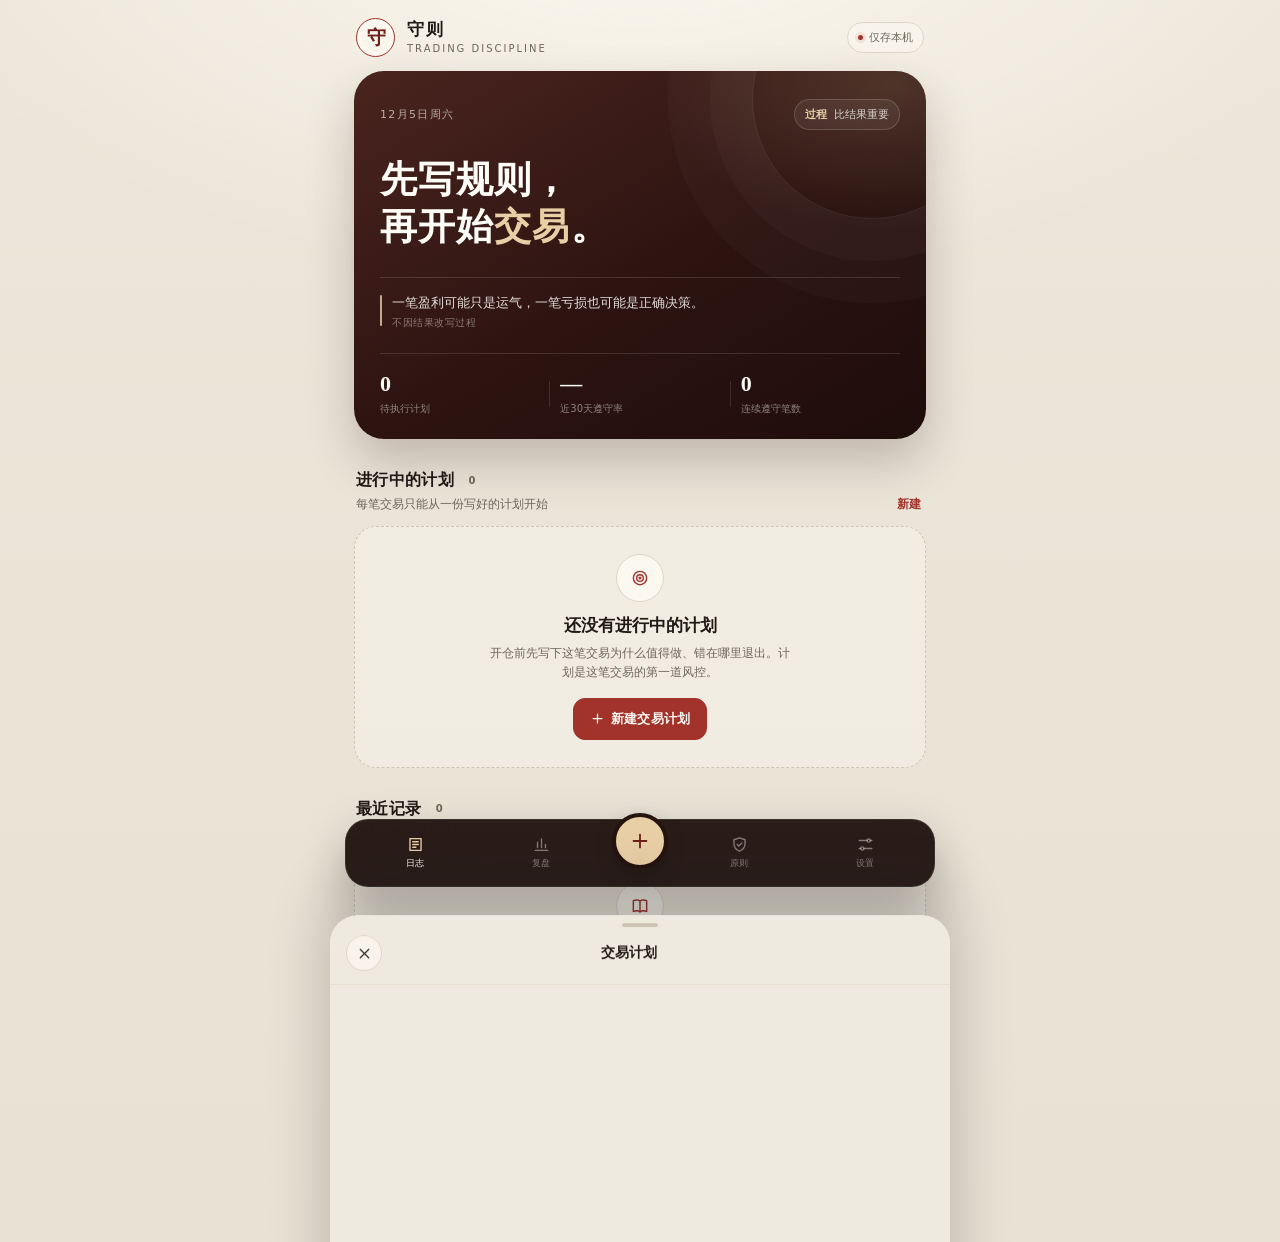
<file: index.html>
<!DOCTYPE html>
<html lang="zh-CN">
<head>
  <meta charset="UTF-8">
  <meta name="viewport" content="width=device-width, initial-scale=1, viewport-fit=cover">
  <meta name="theme-color" content="#efeadf">
  <meta name="description" content="守则｜以原则交易的交易纪律日志。记录计划、执行、偏离与复盘，不记流水账。">
  <meta name="apple-mobile-web-app-capable" content="yes">
  <meta name="mobile-web-app-capable" content="yes">
  <meta name="apple-mobile-web-app-status-bar-style" content="default">
  <meta name="apple-mobile-web-app-title" content="守则">
  <title>守则 · 交易纪律日志</title>
  <link rel="icon" type="image/svg+xml" href="icons/favicon.svg">
  <link rel="icon" type="image/png" sizes="192x192" href="icons/icon-192.png">
  <link rel="icon" type="image/png" sizes="512x512" href="icons/icon-512.png">
  <link rel="apple-touch-icon" sizes="180x180" href="icons/apple-touch-icon.png">
  <link rel="stylesheet" href="styles.css">
</head>
<body>
  <div class="app">
    <header class="topbar">
      <div class="brand">
        <div class="brand-mark">守</div>
        <div>
          <h1>守则</h1>
          <p>TRADING DISCIPLINE</p>
        </div>
      </div>
      <span class="local-pill"><i></i>仅存本机</span>
    </header>

    <main id="view-log" class="view active" aria-label="交易日志"></main>
    <main id="view-stats" class="view" aria-label="统计复盘"></main>
    <main id="view-principles" class="view" aria-label="交易原则"></main>
    <main id="view-settings" class="view" aria-label="设置"></main>
  </div>

  <nav class="bottom-nav" aria-label="主导航">
    <button class="nav-item active" data-tab="log" aria-label="日志">
      <svg viewBox="0 0 24 24" fill="none" stroke="currentColor" stroke-width="1.7" stroke-linecap="round" stroke-linejoin="round"><path d="M5 4.5h14v15H5z"/><path d="M8.5 8.5h7M8.5 12h7M8.5 15.5h4"/></svg>
      <span>日志</span>
    </button>
    <button class="nav-item" data-tab="stats" aria-label="统计">
      <svg viewBox="0 0 24 24" fill="none" stroke="currentColor" stroke-width="1.7" stroke-linecap="round" stroke-linejoin="round"><path d="M4 19.5h16"/><path d="M7 16V9M12 16V5M17 16v-4"/></svg>
      <span>复盘</span>
    </button>
    <button class="nav-fab" data-action="new-plan" aria-label="新建交易计划">
      <svg viewBox="0 0 24 24" fill="none" stroke="currentColor" stroke-width="2" stroke-linecap="round"><path d="M12 5v14M5 12h14"/></svg>
    </button>
    <button class="nav-item" data-tab="principles" aria-label="交易原则">
      <svg viewBox="0 0 24 24" fill="none" stroke="currentColor" stroke-width="1.7" stroke-linecap="round" stroke-linejoin="round"><path d="M12 3.5 19 6v5.2c0 4.4-2.9 7.6-7 9.3-4.1-1.7-7-4.9-7-9.3V6z"/><path d="m9 12 2 2 4-4"/></svg>
      <span>原则</span>
    </button>
    <button class="nav-item" data-tab="settings" aria-label="设置">
      <svg viewBox="0 0 24 24" fill="none" stroke="currentColor" stroke-width="1.7" stroke-linecap="round"><path d="M4 7h10M18 7h2M4 17h2M10 17h10"/><circle cx="16" cy="7" r="2"/><circle cx="8" cy="17" r="2"/></svg>
      <span>设置</span>
    </button>
  </nav>

  <div class="sheet-backdrop" id="sheet-backdrop"></div>
  <section class="sheet" id="sheet" role="dialog" aria-modal="true" aria-labelledby="sheet-title" aria-hidden="true">
    <div class="sheet-grab"></div>
    <div class="sheet-top">
      <button class="icon-btn" data-action="close-sheet" aria-label="关闭">
        <svg viewBox="0 0 24 24" fill="none" stroke="currentColor" stroke-width="1.8" stroke-linecap="round"><path d="m6 6 12 12M18 6 6 18"/></svg>
      </button>
      <div class="sheet-title">
        <h2 id="sheet-title">交易计划</h2>
        <p id="sheet-subtitle"></p>
      </div>
      <div class="sheet-step" id="sheet-step"></div>
    </div>
    <div class="sheet-body" id="sheet-body"></div>
    <div class="sheet-footer" id="sheet-footer"></div>
  </section>

  <div class="toast" id="toast" role="status" aria-live="polite"></div>

  <dialog class="confirm-dialog" id="confirm-dialog">
    <div class="confirm-inner">
      <h3 id="confirm-title">确认</h3>
      <p id="confirm-desc"></p>
      <div class="confirm-actions">
        <button class="btn" data-action="confirm-cancel">取消</button>
        <button class="btn primary" id="confirm-ok" data-action="confirm-ok">确认</button>
      </div>
    </div>
  </dialog>

  <input type="file" id="import-input" accept=".json,application/json" hidden>

  <script src="app.js"></script>
  <script src="https://jasmineooo.github.io/LifeLog/autobackup.js"></script>
</body>
</html>
</file>
<file: styles.css>
:root {
  --bg: #efeadf;
  --surface: #fbf8f0;
  --surface-2: #f5f0e4;
  --surface-3: #ece5d6;
  --ink: #201a17;
  --ink-soft: #352d27;
  --muted: #6f665c;
  --faint: #9b9186;
  --line: #ded7c7;
  --line-strong: #cdc4b1;
  --accent: #a2332b;
  --accent-deep: #6d1f1a;
  --accent-soft: #f2ded9;
  --accent-light: #e9cfa6;
  --loss: #61584e;
  --loss-soft: #e9e2d7;
  --warn: #8e6428;
  --warn-soft: #f2e5cb;
  --danger: #7b211b;
  --danger-soft: #efd7d2;
  --amber: #8e6428;
  --amber-soft: #f2e5cb;
  --cream: #fffdf7;
  --shadow: 0 18px 44px rgba(47, 40, 25, 0.08), 0 2px 7px rgba(47, 40, 25, 0.04);
  --shadow-soft: 0 9px 24px rgba(47, 40, 25, 0.06);
  --r-xl: 30px;
  --r-lg: 22px;
  --r-md: 16px;
  --r-sm: 11px;
  --serif: "Songti SC", "STSong", "Noto Serif SC", "Source Han Serif SC", serif;
  --sans: "PingFang SC", "Hiragino Sans GB", "Microsoft YaHei", "Noto Sans SC", system-ui, -apple-system, sans-serif;
  --safe-bottom: env(safe-area-inset-bottom, 0px);
  --safe-top: env(safe-area-inset-top, 0px);
}

* {
  box-sizing: border-box;
  -webkit-tap-highlight-color: transparent;
}

html {
  background: #e6e0d3;
  scroll-behavior: smooth;
}

body {
  margin: 0;
  min-width: 320px;
  background:
    radial-gradient(1000px 520px at 50% -140px, #fbf8ef 0%, rgba(251, 248, 239, 0) 70%),
    linear-gradient(180deg, #f0ebe1 0%, #ece6da 100%);
  color: var(--ink);
  font-family: var(--sans);
  font-size: 15px;
  line-height: 1.55;
  -webkit-font-smoothing: antialiased;
  text-rendering: optimizeLegibility;
  overflow-x: hidden;
}

body::before {
  content: "";
  position: fixed;
  inset: 0;
  z-index: -1;
  pointer-events: none;
  opacity: 0.32;
  background-image: radial-gradient(rgba(62, 54, 37, 0.16) 0.55px, transparent 0.55px);
  background-size: 4px 4px;
}

body.locked {
  overflow: hidden;
}

button,
input,
textarea,
select {
  font: inherit;
  color: inherit;
}

button {
  border: 0;
  background: none;
  cursor: pointer;
  padding: 0;
}

button:focus-visible,
textarea:focus-visible {
  outline: 2px solid var(--accent);
  outline-offset: 2px;
}

button:disabled {
  cursor: not-allowed;
}

a {
  color: inherit;
  text-decoration: none;
}

h1,
h2,
h3,
h4,
p {
  margin: 0;
}

svg {
  display: block;
}

::selection {
  background: var(--accent-light);
  color: var(--accent-deep);
}

.app {
  width: 100%;
  max-width: 620px;
  margin: 0 auto;
  padding: 0 20px calc(122px + var(--safe-bottom));
  position: relative;
}

.topbar {
  display: flex;
  align-items: center;
  justify-content: space-between;
  padding: calc(18px + var(--safe-top)) 2px 14px;
}

.brand {
  display: flex;
  align-items: center;
  gap: 12px;
}

.brand-mark {
  width: 39px;
  height: 39px;
  border-radius: 50%;
  border: 1px solid var(--accent);
  color: var(--accent-deep);
  display: grid;
  place-items: center;
  font-family: var(--serif);
  font-size: 19px;
  font-weight: 600;
  letter-spacing: -0.08em;
  background: rgba(255, 253, 247, 0.5);
  box-shadow: inset 0 0 0 4px rgba(255, 253, 247, 0.45);
}

.brand h1 {
  font-size: 17px;
  font-weight: 700;
  letter-spacing: 0.14em;
  line-height: 1.2;
}

.brand p {
  color: var(--muted);
  font-size: 10px;
  letter-spacing: 0.2em;
  margin-top: 2px;
}

.local-pill {
  display: inline-flex;
  align-items: center;
  gap: 6px;
  color: var(--muted);
  font-size: 11px;
  border: 1px solid var(--line);
  border-radius: 999px;
  padding: 6px 10px;
  background: rgba(251, 248, 240, 0.64);
  backdrop-filter: blur(8px);
}

.local-pill i {
  width: 5px;
  height: 5px;
  border-radius: 50%;
  background: var(--accent);
  box-shadow: 0 0 0 3px rgba(162, 51, 43, 0.1);
}

.view {
  display: none;
}

.view.active {
  display: block;
  animation: view-in 0.34s cubic-bezier(0.2, 0.7, 0.2, 1);
}

@keyframes view-in {
  from {
    opacity: 0;
    transform: translateY(8px);
  }
  to {
    opacity: 1;
    transform: translateY(0);
  }
}

.eyebrow {
  color: var(--muted);
  font-size: 11px;
  letter-spacing: 0.14em;
  text-transform: uppercase;
}

.hero {
  position: relative;
  overflow: hidden;
  border-radius: var(--r-xl);
  padding: 24px 22px 20px;
  background:
    radial-gradient(320px 200px at 94% 4%, rgba(233, 207, 166, 0.16) 0%, transparent 72%),
    linear-gradient(150deg, #4a241f 0%, #2c1310 56%, #1e0d0b 100%);
  color: var(--cream);
  box-shadow: 0 22px 48px rgba(45, 20, 16, 0.22);
}

.hero::before {
  content: "";
  position: absolute;
  right: -66px;
  top: -92px;
  width: 238px;
  height: 238px;
  border: 1px solid rgba(255, 253, 247, 0.09);
  border-radius: 50%;
  box-shadow:
    0 0 0 42px rgba(255, 253, 247, 0.025),
    0 0 0 84px rgba(255, 253, 247, 0.018);
  pointer-events: none;
}

.hero-top {
  position: relative;
  display: flex;
  align-items: center;
  justify-content: space-between;
  gap: 12px;
}

.hero-date {
  color: rgba(255, 253, 247, 0.64);
  font-size: 11px;
  letter-spacing: 0.12em;
}

.hero-rate {
  display: inline-flex;
  align-items: center;
  gap: 7px;
  color: rgba(255, 253, 247, 0.78);
  font-size: 11px;
  border: 1px solid rgba(255, 253, 247, 0.16);
  background: rgba(255, 253, 247, 0.06);
  border-radius: 999px;
  padding: 6px 10px;
  white-space: nowrap;
}

.hero-rate b {
  color: var(--accent-light);
  font-weight: 650;
  font-variant-numeric: tabular-nums;
}

.hero h2 {
  position: relative;
  font-family: var(--serif);
  font-weight: 600;
  font-size: clamp(29px, 8.2vw, 37px);
  line-height: 1.28;
  letter-spacing: 0.03em;
  margin-top: 26px;
}

.hero h2 em {
  font-style: normal;
  color: var(--accent-light);
}

.hero-quote {
  position: relative;
  margin-top: 26px;
  padding-top: 15px;
  border-top: 1px solid rgba(255, 253, 247, 0.13);
  display: flex;
  align-items: flex-start;
  gap: 10px;
}

.quote-stroke {
  width: 2px;
  height: 31px;
  flex: 0 0 2px;
  border-radius: 2px;
  background: var(--accent-light);
  opacity: 0.8;
  margin-top: 2px;
}

.hero-quote p {
  font-size: 12.5px;
  line-height: 1.55;
  color: rgba(255, 253, 247, 0.86);
}

.hero-quote small {
  display: block;
  color: rgba(255, 253, 247, 0.43);
  font-size: 10px;
  letter-spacing: 0.05em;
  margin-top: 3px;
}

.hero-metrics {
  position: relative;
  display: grid;
  grid-template-columns: 1fr 1px 1fr 1px 1fr;
  align-items: center;
  gap: 10px;
  margin-top: 22px;
  padding-top: 18px;
  border-top: 1px solid rgba(255, 253, 247, 0.12);
}

.hero-metrics div:not(.metric-divider) {
  min-width: 0;
}

.hero-metrics .metric-divider {
  width: 1px;
  height: 26px;
  background: rgba(255, 253, 247, 0.12);
}

.hero-metrics b {
  display: block;
  font-family: var(--serif);
  font-size: 22px;
  line-height: 1.1;
  font-weight: 600;
  color: var(--cream);
  font-variant-numeric: tabular-nums;
}

.hero-metrics span {
  display: block;
  font-size: 10px;
  color: rgba(255, 253, 247, 0.48);
  margin-top: 5px;
  white-space: nowrap;
}

.section-head {
  display: flex;
  align-items: flex-end;
  justify-content: space-between;
  gap: 12px;
  margin: 29px 2px 12px;
}

.section-head h2 {
  font-size: 16px;
  font-weight: 700;
  letter-spacing: 0.02em;
  display: flex;
  align-items: center;
  gap: 8px;
}

.section-head h2 .count {
  display: inline-grid;
  place-items: center;
  min-width: 20px;
  height: 20px;
  padding: 0 6px;
  border-radius: 999px;
  background: var(--surface-3);
  color: var(--muted);
  font-size: 10px;
  font-weight: 600;
  letter-spacing: 0;
}

.section-head p {
  color: var(--muted);
  font-size: 11.5px;
  margin-top: 3px;
}

.text-link {
  color: var(--accent);
  font-size: 12px;
  font-weight: 600;
  white-space: nowrap;
  display: inline-flex;
  align-items: center;
  gap: 3px;
}

.text-link:hover {
  color: var(--accent-deep);
}

.plan-stack {
  display: grid;
  gap: 10px;
}

.plan-card {
  border: 1px solid var(--line);
  background: rgba(251, 248, 240, 0.88);
  border-radius: var(--r-lg);
  padding: 16px;
  box-shadow: var(--shadow-soft);
  animation: card-in 0.45s both;
}

@keyframes card-in {
  from {
    opacity: 0;
    transform: translateY(7px);
  }
  to {
    opacity: 1;
    transform: translateY(0);
  }
}

.plan-top {
  display: flex;
  align-items: flex-start;
  gap: 11px;
}

.asset-badge {
  flex: 0 0 auto;
  width: 44px;
  height: 44px;
  border-radius: 14px;
  display: grid;
  place-items: center;
  background: var(--accent-soft);
  color: var(--accent-deep);
  font-size: 10px;
  font-weight: 700;
  letter-spacing: 0.04em;
}

.asset-badge.etf {
  background: var(--amber-soft);
  color: #6c4d19;
}

.asset-badge.option {
  background: #e8e1ef;
  color: #534263;
}

.plan-title {
  flex: 1;
  min-width: 0;
}

.plan-title h3 {
  font-size: 18px;
  font-weight: 700;
  line-height: 1.25;
  letter-spacing: 0.01em;
  white-space: nowrap;
  overflow: hidden;
  text-overflow: ellipsis;
}

.plan-title p {
  color: var(--muted);
  font-size: 12px;
  margin-top: 3px;
}

.status-badge {
  flex: 0 0 auto;
  font-size: 10px;
  border-radius: 999px;
  padding: 4px 8px;
  color: var(--accent);
  background: var(--accent-soft);
  font-weight: 600;
}

.plan-thesis {
  margin: 13px 0 0;
  color: var(--ink-soft);
  font-family: var(--serif);
  font-size: 13.5px;
  line-height: 1.62;
  display: -webkit-box;
  -webkit-line-clamp: 2;
  -webkit-box-orient: vertical;
  overflow: hidden;
}

.plan-facts {
  display: flex;
  flex-wrap: wrap;
  gap: 6px;
  margin-top: 13px;
}

.fact {
  display: inline-flex;
  align-items: center;
  gap: 4px;
  font-size: 11px;
  color: var(--muted);
  background: var(--surface-2);
  border: 1px solid rgba(222, 215, 199, 0.72);
  border-radius: 8px;
  padding: 4px 7px;
  font-variant-numeric: tabular-nums;
}

.fact strong {
  color: var(--ink-soft);
  font-weight: 650;
}

.plan-actions {
  display: flex;
  gap: 8px;
  margin-top: 14px;
}

.btn {
  min-height: 42px;
  padding: 0 16px;
  border-radius: 12px;
  font-size: 12.5px;
  font-weight: 650;
  letter-spacing: 0.02em;
  display: inline-flex;
  align-items: center;
  justify-content: center;
  gap: 6px;
  background: var(--surface-2);
  color: var(--ink-soft);
  border: 1px solid var(--line);
  transition: transform 0.15s ease, background 0.15s ease, border-color 0.15s ease;
  touch-action: manipulation;
}

.btn:active {
  transform: scale(0.985);
}

.btn.primary {
  background: var(--accent);
  color: var(--cream);
  border-color: var(--accent);
}

.btn.primary:hover {
  background: var(--accent-deep);
}

.btn.light {
  background: rgba(255, 253, 247, 0.08);
  color: var(--cream);
  border-color: rgba(255, 253, 247, 0.18);
}

.btn.ghost {
  background: transparent;
  border-color: transparent;
  color: var(--muted);
}

.btn.rust {
  color: var(--warn);
  background: var(--warn-soft);
  border-color: transparent;
}

.btn.flex {
  flex: 1;
}

.btn:disabled {
  background: var(--surface-3);
  border-color: var(--surface-3);
  color: var(--faint);
}

.btn svg {
  width: 15px;
  height: 15px;
}

.empty-card {
  border: 1px dashed var(--line-strong);
  border-radius: var(--r-lg);
  padding: 27px 22px;
  text-align: center;
  background: rgba(251, 248, 240, 0.44);
}

.empty-icon {
  width: 48px;
  height: 48px;
  margin: 0 auto 11px;
  border-radius: 50%;
  display: grid;
  place-items: center;
  border: 1px solid var(--line);
  color: var(--accent);
  background: var(--surface);
}

.empty-icon svg {
  width: 20px;
  height: 20px;
}

.empty-card h3 {
  font-family: var(--serif);
  font-size: 17px;
  font-weight: 600;
}

.empty-card p {
  max-width: 310px;
  margin: 5px auto 15px;
  color: var(--muted);
  font-size: 12px;
  line-height: 1.6;
}

.log-list {
  border: 1px solid var(--line);
  background: rgba(251, 248, 240, 0.78);
  border-radius: var(--r-lg);
  overflow: hidden;
  box-shadow: var(--shadow-soft);
}

.log-row {
  width: 100%;
  display: flex;
  align-items: center;
  gap: 11px;
  text-align: left;
  padding: 13px 15px;
  border-bottom: 1px solid rgba(222, 215, 199, 0.72);
  transition: background 0.16s ease;
}

.log-row:last-child {
  border-bottom: 0;
}

.log-row:hover {
  background: rgba(245, 240, 228, 0.7);
}

.log-mark {
  width: 7px;
  height: 34px;
  flex: 0 0 7px;
  border-radius: 99px;
  background: var(--accent);
}

.log-mark.deviated {
  background: var(--warn);
}

.log-main {
  flex: 1;
  min-width: 0;
}

.log-main h4 {
  font-size: 13.5px;
  font-weight: 650;
  white-space: nowrap;
  overflow: hidden;
  text-overflow: ellipsis;
}

.log-main p {
  color: var(--muted);
  font-size: 10.5px;
  margin-top: 2px;
  white-space: nowrap;
  overflow: hidden;
  text-overflow: ellipsis;
}

.log-side {
  flex: 0 0 auto;
  text-align: right;
}

.result-tag {
  display: inline-block;
  font-size: 10px;
  border-radius: 6px;
  padding: 3px 7px;
  color: var(--muted);
  background: var(--surface-2);
}

.result-tag.win {
  color: var(--accent);
  background: var(--accent-soft);
}

.result-tag.loss {
  color: var(--loss);
  background: var(--loss-soft);
}

.log-side small {
  display: block;
  color: var(--faint);
  font-size: 9.5px;
  margin-top: 4px;
}

.unplanned-link {
  text-align: center;
  margin-top: 18px;
  color: var(--faint);
  font-size: 11px;
}

.unplanned-link button {
  border-bottom: 1px solid var(--line-strong);
  padding-bottom: 1px;
  color: var(--muted);
}

.unplanned-link button:hover {
  color: var(--warn);
}

/* ===== Stats ===== */
.page-head {
  margin: 7px 2px 18px;
}

.page-head h2 {
  font-family: var(--serif);
  font-size: 30px;
  font-weight: 600;
  letter-spacing: 0.02em;
  line-height: 1.2;
}

.page-head p {
  color: var(--muted);
  font-size: 12px;
  margin-top: 5px;
}

.segmented {
  display: inline-flex;
  padding: 4px;
  border-radius: 999px;
  background: rgba(236, 229, 214, 0.8);
  border: 1px solid rgba(222, 215, 199, 0.7);
  gap: 2px;
}

.segmented button {
  border-radius: 999px;
  padding: 7px 13px;
  font-size: 11px;
  color: var(--muted);
  font-weight: 550;
  transition: background 0.15s ease, color 0.15s ease;
}

.segmented button.active {
  color: var(--ink);
  background: var(--surface);
  box-shadow: 0 2px 6px rgba(47, 40, 25, 0.08);
  font-weight: 650;
}

.stats-headline {
  display: flex;
  align-items: flex-end;
  justify-content: space-between;
  gap: 12px;
  margin: 19px 0 10px;
}

.compliance-card {
  position: relative;
  overflow: hidden;
  border: 1px solid var(--line);
  border-radius: var(--r-xl);
  background: var(--surface);
  padding: 22px;
  box-shadow: var(--shadow);
}

.compliance-card::after {
  content: "";
  position: absolute;
  right: -50px;
  top: -55px;
  width: 190px;
  height: 190px;
  border-radius: 50%;
  border: 1px solid rgba(162, 51, 43, 0.09);
  box-shadow: 0 0 0 27px rgba(162, 51, 43, 0.025);
}

.compliance-main {
  position: relative;
  display: flex;
  align-items: center;
  gap: 19px;
}

.ring {
  --p: 0;
  --size: 112px;
  width: var(--size);
  height: var(--size);
  flex: 0 0 var(--size);
  border-radius: 50%;
  background: conic-gradient(var(--accent) calc(var(--p) * 1%), #e9e3d6 0);
  position: relative;
  display: grid;
  place-items: center;
  transform: rotate(-90deg);
}

.ring::before {
  content: "";
  position: absolute;
  inset: 9px;
  border-radius: 50%;
  background: var(--surface);
  box-shadow: inset 0 0 0 1px rgba(222, 215, 199, 0.45);
}

.ring-center {
  position: relative;
  z-index: 1;
  transform: rotate(90deg);
  text-align: center;
}

.ring-center b {
  display: block;
  font-family: var(--serif);
  font-size: 28px;
  line-height: 1;
  font-weight: 600;
  font-variant-numeric: tabular-nums;
  letter-spacing: -0.02em;
}

.ring-center span {
  display: block;
  margin-top: 4px;
  color: var(--muted);
  font-size: 9px;
  letter-spacing: 0.08em;
}

.compliance-copy {
  min-width: 0;
}

.compliance-copy h3 {
  font-family: var(--serif);
  font-size: 17px;
  font-weight: 600;
  line-height: 1.34;
  letter-spacing: -0.01em;
}

.compliance-copy p {
  color: var(--muted);
  font-size: 11.5px;
  line-height: 1.6;
  margin-top: 5px;
}

.sample-note {
  display: inline-flex;
  align-items: center;
  gap: 4px;
  color: var(--amber);
  background: var(--amber-soft);
  font-size: 9.5px;
  border-radius: 6px;
  padding: 3px 7px;
  margin-top: 8px;
}

.mini-kpis {
  display: grid;
  grid-template-columns: repeat(3, 1fr);
  gap: 8px;
  margin-top: 15px;
  padding-top: 15px;
  border-top: 1px solid rgba(222, 215, 199, 0.75);
}

.mini-kpi span {
  display: block;
  color: var(--muted);
  font-size: 9.5px;
}

.mini-kpi b {
  display: block;
  font-family: var(--serif);
  font-size: 20px;
  font-weight: 600;
  line-height: 1.1;
  margin-top: 4px;
  font-variant-numeric: tabular-nums;
}

.mini-kpi small {
  display: block;
  color: var(--faint);
  font-size: 9px;
  margin-top: 3px;
}

.panel {
  border: 1px solid var(--line);
  border-radius: var(--r-lg);
  background: rgba(251, 248, 240, 0.86);
  padding: 18px;
  box-shadow: var(--shadow-soft);
}

.panel-head {
  display: flex;
  align-items: flex-start;
  justify-content: space-between;
  gap: 10px;
  margin-bottom: 14px;
}

.panel-head h3 {
  font-size: 14.5px;
  font-weight: 700;
  letter-spacing: 0.01em;
}

.panel-head p {
  color: var(--muted);
  font-size: 10.5px;
  margin-top: 3px;
  line-height: 1.5;
}

.stack {
  display: grid;
  gap: 10px;
}

.compare-block {
  padding: 12px;
  border-radius: 14px;
  background: var(--surface-2);
  border: 1px solid rgba(222, 215, 199, 0.6);
}

.compare-head {
  display: flex;
  align-items: center;
  justify-content: space-between;
  gap: 8px;
  font-size: 11.5px;
}

.compare-head > span:first-child {
  display: flex;
  align-items: center;
  gap: 7px;
  font-weight: 650;
  color: var(--ink-soft);
}

.dot {
  width: 7px;
  height: 7px;
  border-radius: 50%;
  background: var(--accent);
}

.dot.rust {
  background: var(--warn);
}

.compare-head small {
  color: var(--faint);
  font-size: 10px;
}

.compare-bar {
  height: 6px;
  border-radius: 999px;
  background: #e4ddcf;
  overflow: hidden;
  margin: 9px 0 7px;
}

.compare-bar i {
  display: block;
  height: 100%;
  border-radius: inherit;
  background: var(--accent);
  transition: width 0.5s ease;
}

.compare-bar.rust i {
  background: var(--warn);
}

.compare-meta {
  display: flex;
  justify-content: space-between;
  color: var(--muted);
  font-size: 10px;
  font-variant-numeric: tabular-nums;
}

.compare-meta b {
  color: var(--ink-soft);
  font-weight: 650;
}

.insight {
  display: flex;
  align-items: flex-start;
  gap: 8px;
  margin-top: 13px;
  padding-top: 12px;
  border-top: 1px dashed var(--line-strong);
  color: var(--muted);
  font-size: 11px;
  line-height: 1.6;
}

.insight svg {
  width: 14px;
  height: 14px;
  flex: 0 0 14px;
  margin-top: 2px;
  color: var(--accent);
}

.matrix {
  display: grid;
  grid-template-columns: 1fr 1fr;
  gap: 7px;
}

.matrix-cell {
  border-radius: 13px;
  padding: 12px;
  min-height: 94px;
  display: flex;
  flex-direction: column;
  justify-content: space-between;
  border: 1px solid transparent;
}

.matrix-cell.good {
  background: var(--accent-soft);
  border-color: rgba(162, 51, 43, 0.08);
}

.matrix-cell.correct-loss {
  background: var(--surface-2);
  border-color: rgba(222, 215, 199, 0.7);
}

.matrix-cell.danger {
  background: var(--amber-soft);
  border-color: rgba(145, 107, 46, 0.08);
}

.matrix-cell.bad {
  background: var(--warn-soft);
  border-color: rgba(142, 100, 40, 0.08);
}

.matrix-cell span {
  font-size: 9.5px;
  color: var(--muted);
  letter-spacing: 0.02em;
}

.matrix-cell b {
  font-family: var(--serif);
  font-size: 27px;
  line-height: 1;
  font-weight: 600;
  font-variant-numeric: tabular-nums;
}

.matrix-cell small {
  font-size: 9.5px;
  color: var(--muted);
}

.matrix-note {
  margin-top: 11px;
  color: var(--muted);
  font-size: 11.5px;
  line-height: 1.55;
}

.matrix-note strong {
  color: var(--amber);
  font-weight: 650;
}

.dist-list {
  display: grid;
  gap: 11px;
}

.dist-row {
  display: grid;
  grid-template-columns: minmax(78px, 1fr) 2.2fr 22px;
  align-items: center;
  gap: 9px;
}

.dist-row span {
  font-size: 10.5px;
  color: var(--ink-soft);
  white-space: nowrap;
  overflow: hidden;
  text-overflow: ellipsis;
}

.dist-bar {
  height: 7px;
  background: var(--surface-3);
  border-radius: 999px;
  overflow: hidden;
}

.dist-bar i {
  display: block;
  height: 100%;
  border-radius: inherit;
  background: var(--warn);
  opacity: 0.8;
}

.dist-row b {
  text-align: right;
  font-size: 10.5px;
  font-weight: 600;
  color: var(--muted);
  font-variant-numeric: tabular-nums;
}

.breakdown-tabs {
  display: flex;
  gap: 4px;
  padding: 3px;
  background: var(--surface-2);
  border-radius: 10px;
  margin-bottom: 13px;
}

.breakdown-tabs button {
  flex: 1;
  padding: 6px 4px;
  border-radius: 8px;
  color: var(--muted);
  font-size: 10px;
  font-weight: 550;
}

.breakdown-tabs button.active {
  background: var(--surface);
  color: var(--ink);
  box-shadow: 0 2px 5px rgba(47, 40, 25, 0.07);
  font-weight: 650;
}

.breakdown-row {
  display: grid;
  grid-template-columns: minmax(66px, 1.2fr) auto 62px 44px;
  align-items: center;
  gap: 8px;
  padding: 9px 0;
  border-bottom: 1px solid rgba(222, 215, 199, 0.62);
}

.breakdown-row:last-child {
  border-bottom: 0;
  padding-bottom: 1px;
}

.breakdown-row .label {
  font-size: 11px;
  font-weight: 600;
  color: var(--ink-soft);
  white-space: nowrap;
  overflow: hidden;
  text-overflow: ellipsis;
}

.breakdown-row .n {
  color: var(--faint);
  font-size: 9.5px;
}

.mini-bar {
  height: 5px;
  border-radius: 999px;
  background: var(--surface-3);
  overflow: hidden;
}

.mini-bar i {
  display: block;
  height: 100%;
  border-radius: inherit;
  background: var(--accent);
}

.score {
  text-align: right;
  font-size: 10px;
  font-variant-numeric: tabular-nums;
  color: var(--muted);
}

.score.pos {
  color: var(--accent);
}

.score.neg {
  color: var(--warn);
}

.disclaimer-note {
  color: var(--faint);
  font-size: 9.5px;
  line-height: 1.6;
  margin-top: 14px;
  padding: 0 3px;
}

.review-card {
  border: 1px solid var(--line);
  border-radius: var(--r-lg);
  background:
    linear-gradient(135deg, rgba(255, 253, 247, 0.7), rgba(245, 240, 228, 0.75));
  padding: 18px;
  box-shadow: var(--shadow-soft);
}

.review-top {
  display: flex;
  align-items: center;
  justify-content: space-between;
  gap: 10px;
}

.verdict {
  display: inline-flex;
  align-items: center;
  gap: 5px;
  font-size: 10px;
  font-weight: 650;
  color: var(--accent);
  background: var(--accent-soft);
  border-radius: 7px;
  padding: 4px 7px;
}

.verdict.slipping {
  color: var(--amber);
  background: var(--amber-soft);
}

.verdict.pause {
  color: var(--warn);
  background: var(--warn-soft);
}

.review-top small {
  color: var(--faint);
  font-size: 9.5px;
}

.review-statline {
  display: flex;
  flex-wrap: wrap;
  gap: 6px;
  margin-top: 11px;
}

.review-statline span {
  font-size: 9.5px;
  color: var(--muted);
  background: var(--surface-2);
  border-radius: 6px;
  padding: 3px 7px;
}

.review-q {
  margin-top: 13px;
  padding-top: 11px;
  border-top: 1px dashed var(--line-strong);
}

.review-q label {
  display: block;
  font-size: 9px;
  letter-spacing: 0.08em;
  color: var(--faint);
  margin-bottom: 3px;
}

.review-q p {
  font-family: var(--serif);
  font-size: 13px;
  line-height: 1.62;
  color: var(--ink-soft);
}

.review-history {
  margin-top: 10px;
  display: grid;
  gap: 6px;
}

.review-history button {
  display: flex;
  align-items: center;
  justify-content: space-between;
  gap: 8px;
  border: 1px solid var(--line);
  background: rgba(251, 248, 240, 0.55);
  border-radius: 10px;
  padding: 9px 11px;
  text-align: left;
  font-size: 10.5px;
  color: var(--muted);
}

.review-history b {
  color: var(--ink-soft);
  font-weight: 600;
}

/* ===== Principles ===== */
.principles-hero {
  position: relative;
  overflow: hidden;
  border-radius: var(--r-xl);
  border: 1px solid var(--line);
  background:
    radial-gradient(260px 160px at 95% -10%, rgba(142, 100, 40, 0.1), transparent 70%),
    var(--surface);
  padding: 23px;
  box-shadow: var(--shadow-soft);
}

.principles-hero blockquote {
  margin: 16px 0 0;
  font-family: var(--serif);
  font-size: 24px;
  line-height: 1.48;
  letter-spacing: 0.015em;
  color: var(--ink);
}

.principles-hero blockquote em {
  font-style: normal;
  color: var(--warn);
}

.principles-hero p {
  color: var(--muted);
  font-size: 11px;
  margin-top: 9px;
}

.rule-card {
  margin-top: 14px;
  border-radius: var(--r-lg);
  background: var(--accent-deep);
  color: var(--cream);
  padding: 17px 18px;
  box-shadow: 0 12px 28px rgba(45, 20, 16, 0.16);
}

.rule-card h3 {
  display: flex;
  align-items: center;
  gap: 7px;
  color: var(--accent-light);
  font-size: 10px;
  font-weight: 600;
  letter-spacing: 0.12em;
}

.rule-card h3 svg {
  width: 14px;
  height: 14px;
}

.rule-list {
  display: grid;
  gap: 9px;
  margin-top: 12px;
}

.rule-list div {
  display: flex;
  align-items: baseline;
  justify-content: space-between;
  gap: 10px;
  padding-bottom: 8px;
  border-bottom: 1px solid rgba(255, 253, 247, 0.1);
  font-size: 11.5px;
}

.rule-list div:last-child {
  border-bottom: 0;
  padding-bottom: 0;
}

.rule-list span {
  color: rgba(255, 253, 247, 0.58);
}

.rule-list b {
  color: rgba(255, 253, 247, 0.92);
  font-weight: 600;
  text-align: right;
}

.principle-group {
  margin-top: 27px;
}

.group-head {
  display: flex;
  align-items: baseline;
  gap: 9px;
  padding: 0 2px 9px;
  border-bottom: 1px solid var(--line);
}

.group-head span {
  font-family: var(--serif);
  font-size: 11px;
  color: var(--warn);
  font-style: italic;
}

.group-head h3 {
  font-family: var(--serif);
  font-size: 19px;
  font-weight: 600;
}

.group-head p {
  margin-left: auto;
  color: var(--faint);
  font-size: 9.5px;
}

.principle-item {
  display: grid;
  grid-template-columns: 24px 1fr;
  gap: 10px;
  padding: 16px 2px;
  border-bottom: 1px solid rgba(222, 215, 199, 0.68);
}

.principle-item:last-child {
  border-bottom: 0;
}

.p-index {
  color: var(--line-strong);
  font-family: var(--serif);
  font-size: 11px;
  padding-top: 2px;
  font-variant-numeric: tabular-nums;
}

.principle-item h4 {
  font-size: 14px;
  font-weight: 700;
  line-height: 1.4;
  color: var(--ink);
}

.principle-item p {
  color: var(--muted);
  font-size: 12.5px;
  line-height: 1.66;
  margin-top: 4px;
}

.p-source {
  display: inline-flex;
  align-items: center;
  gap: 4px;
  margin-top: 7px;
  font-size: 9px;
  letter-spacing: 0.03em;
  color: var(--accent);
  background: var(--accent-soft);
  border-radius: 5px;
  padding: 2px 6px;
}

.p-source.rust {
  color: var(--warn);
  background: var(--warn-soft);
}

/* ===== Settings ===== */
.settings-card {
  border: 1px solid var(--line);
  background: rgba(251, 248, 240, 0.86);
  border-radius: var(--r-lg);
  padding: 18px;
  box-shadow: var(--shadow-soft);
  margin-bottom: 11px;
}

.settings-card h3 {
  font-size: 14px;
  font-weight: 700;
}

.settings-card > p {
  color: var(--muted);
  font-size: 11.5px;
  line-height: 1.6;
  margin-top: 4px;
}

.setting-row {
  display: flex;
  align-items: center;
  justify-content: space-between;
  gap: 12px;
  padding: 13px 0;
  border-bottom: 1px solid rgba(222, 215, 199, 0.66);
}

.setting-row:last-child {
  border-bottom: 0;
  padding-bottom: 2px;
}

.setting-row .setting-label {
  font-size: 12px;
  font-weight: 600;
}

.setting-row .setting-desc {
  color: var(--muted);
  font-size: 10px;
  margin-top: 2px;
}

.chip-row {
  display: flex;
  gap: 5px;
  flex-wrap: wrap;
  justify-content: flex-end;
}

.setting-row.column {
  flex-direction: column;
  align-items: stretch;
  gap: 8px;
}

.setting-input {
  width: 100%;
  border: 1px solid var(--line);
  background: rgba(251, 248, 240, 0.9);
  border-radius: 12px;
  padding: 10px 12px;
  font-size: 14px;
  line-height: 1.5;
  outline: none;
  font-family: inherit;
  color: var(--ink);
  -webkit-appearance: none;
}

.setting-input::placeholder {
  color: var(--faint);
}

.setting-input:focus {
  border-color: var(--accent);
  box-shadow: 0 0 0 3px rgba(162, 51, 43, 0.09);
}

.mini-chip {
  border: 1px solid var(--line);
  background: var(--surface-2);
  color: var(--muted);
  border-radius: 8px;
  padding: 6px 8px;
  font-size: 10px;
  min-width: 42px;
  text-align: center;
  font-variant-numeric: tabular-nums;
}

.mini-chip.active {
  background: var(--accent);
  color: var(--cream);
  border-color: var(--accent);
  font-weight: 650;
}

.data-actions {
  display: grid;
  grid-template-columns: 1fr 1fr;
  gap: 7px;
  margin-top: 14px;
}

.data-actions .btn {
  min-height: 43px;
  font-size: 11.5px;
}

.data-actions .full {
  grid-column: 1 / -1;
}

.storage-note {
  display: flex;
  gap: 8px;
  margin-top: 13px;
  border-radius: 10px;
  background: var(--surface-2);
  padding: 10px 11px;
  color: var(--muted);
  font-size: 10px;
  line-height: 1.6;
}

.storage-note svg {
  width: 14px;
  height: 14px;
  flex: 0 0 14px;
  margin-top: 2px;
  color: var(--accent);
}

.about-copy {
  color: var(--muted);
  font-size: 11.5px;
  line-height: 1.75;
}

.about-copy strong {
  color: var(--ink-soft);
  font-weight: 600;
}

.about-copy + .about-copy {
  margin-top: 9px;
}

.version-row {
  display: flex;
  justify-content: space-between;
  color: var(--faint);
  font-size: 9.5px;
  padding-top: 14px;
  margin-top: 14px;
  border-top: 1px solid var(--line);
}

/* ===== Bottom nav ===== */
.bottom-nav {
  position: fixed;
  z-index: 80;
  left: 50%;
  bottom: max(13px, var(--safe-bottom));
  transform: translateX(-50%);
  width: calc(100% - 30px);
  max-width: 588px;
  height: 68px;
  display: grid;
  grid-template-columns: 1fr 1fr 72px 1fr 1fr;
  align-items: center;
  padding: 0 6px;
  border-radius: 23px;
  background: rgba(32, 18, 15, 0.95);
  border: 1px solid rgba(255, 253, 247, 0.08);
  box-shadow: 0 18px 45px rgba(32, 18, 15, 0.27);
  backdrop-filter: blur(20px);
  -webkit-backdrop-filter: blur(20px);
}

.nav-item {
  height: 58px;
  display: flex;
  flex-direction: column;
  align-items: center;
  justify-content: center;
  gap: 3px;
  color: rgba(255, 253, 247, 0.42);
  border-radius: 14px;
  transition: color 0.18s ease;
}

.nav-item svg {
  width: 19px;
  height: 19px;
}

.nav-item span {
  font-size: 9px;
  letter-spacing: 0.03em;
}

.nav-item.active {
  color: var(--cream);
}

.nav-item.active svg {
  color: var(--accent-light);
}

.nav-fab {
  width: 56px;
  height: 56px;
  justify-self: center;
  border-radius: 50%;
  background: var(--accent-light);
  color: var(--accent-deep);
  display: grid;
  place-items: center;
  box-shadow: 0 7px 20px rgba(0, 0, 0, 0.2);
  transform: translateY(-12px);
  border: 4px solid #25130f;
  transition: transform 0.18s ease, background 0.18s ease;
}

.nav-fab svg {
  width: 22px;
  height: 22px;
}

.nav-fab:active {
  transform: translateY(-11px) scale(0.96);
}

/* ===== Sheet ===== */
.sheet-backdrop {
  position: fixed;
  inset: 0;
  background: rgba(13, 21, 16, 0.4);
  backdrop-filter: blur(3px);
  z-index: 90;
  opacity: 0;
  pointer-events: none;
  transition: opacity 0.25s ease;
}

.sheet-backdrop.open {
  opacity: 1;
  pointer-events: auto;
}

.sheet {
  position: fixed;
  z-index: 100;
  left: 50%;
  bottom: 0;
  width: 100%;
  max-width: 620px;
  height: 100vh;
  height: 100dvh;
  max-height: 920px;
  transform: translate(-50%, 104%);
  transition: transform 0.36s cubic-bezier(0.22, 0.78, 0.22, 1);
  background: var(--bg);
  border-radius: 27px 27px 0 0;
  display: flex;
  flex-direction: column;
  overflow: hidden;
  box-shadow: 0 -24px 60px rgba(13, 21, 16, 0.23);
}

.sheet.open {
  transform: translate(-50%, 0);
}

.sheet-grab {
  width: 36px;
  height: 4px;
  border-radius: 99px;
  background: var(--line-strong);
  margin: 8px auto 0;
  flex: 0 0 auto;
}

.sheet-top {
  flex: 0 0 auto;
  display: grid;
  grid-template-columns: 38px 1fr 60px;
  align-items: center;
  gap: 8px;
  padding: 8px 16px 13px;
  border-bottom: 1px solid rgba(222, 215, 199, 0.7);
  background: rgba(239, 234, 223, 0.93);
  backdrop-filter: blur(15px);
}

.sheet-title {
  text-align: center;
  min-width: 0;
}

.sheet-title h2 {
  font-size: 14px;
  font-weight: 700;
  line-height: 1.2;
  white-space: nowrap;
  overflow: hidden;
  text-overflow: ellipsis;
}

.sheet-title p {
  color: var(--muted);
  font-size: 9.5px;
  margin-top: 2px;
}

.icon-btn {
  width: 36px;
  height: 36px;
  border-radius: 50%;
  display: grid;
  place-items: center;
  color: var(--ink-soft);
  background: rgba(251, 248, 240, 0.72);
  border: 1px solid var(--line);
}

.icon-btn svg {
  width: 17px;
  height: 17px;
}

.sheet-step {
  text-align: right;
  color: var(--muted);
  font-size: 10px;
  font-variant-numeric: tabular-nums;
  letter-spacing: 0.04em;
}

.sheet-body {
  flex: 1;
  overflow-y: auto;
  overscroll-behavior: contain;
  padding: 20px 20px 26px;
  -webkit-overflow-scrolling: touch;
}

.sheet-footer {
  flex: 0 0 auto;
  padding: 11px 20px calc(12px + var(--safe-bottom));
  border-top: 1px solid rgba(222, 215, 199, 0.78);
  background: rgba(239, 234, 223, 0.94);
  backdrop-filter: blur(16px);
  display: flex;
  align-items: center;
  gap: 8px;
}

.sheet-footer:empty {
  display: none;
}

.step-bar {
  display: flex;
  gap: 5px;
  margin-bottom: 20px;
}

.step-bar i {
  height: 3px;
  flex: 1;
  border-radius: 99px;
  background: var(--line);
}

.step-bar i.on {
  background: var(--accent);
}

.sheet-intro {
  margin-bottom: 20px;
}

.sheet-intro h3 {
  font-family: var(--serif);
  font-size: 24px;
  line-height: 1.35;
  font-weight: 600;
  letter-spacing: 0.01em;
}

.sheet-intro p {
  color: var(--muted);
  font-size: 11.5px;
  line-height: 1.65;
  margin-top: 6px;
}

.tip {
  display: flex;
  gap: 7px;
  border-radius: 10px;
  background: var(--surface-2);
  border: 1px solid rgba(222, 215, 199, 0.7);
  padding: 10px 11px;
  color: var(--muted);
  font-size: 11.5px;
  line-height: 1.6;
  margin-bottom: 16px;
}

.tip svg {
  width: 14px;
  height: 14px;
  flex: 0 0 14px;
  margin-top: 1px;
  color: var(--accent);
}

.tip.warn {
  background: var(--amber-soft);
  border-color: transparent;
  color: #725320;
}

.tip.warn svg {
  color: var(--amber);
}

.tip.danger {
  background: var(--warn-soft);
  border-color: transparent;
  color: #7b3a24;
}

.tip.danger svg {
  color: var(--warn);
}

.field {
  margin-bottom: 17px;
}

.field:last-child {
  margin-bottom: 0;
}

.field-label {
  display: flex;
  align-items: center;
  justify-content: space-between;
  gap: 8px;
  font-size: 11.5px;
  font-weight: 650;
  color: var(--ink-soft);
  margin-bottom: 7px;
}

.field-label span {
  color: var(--faint);
  font-size: 9.5px;
  font-weight: 400;
}

.field input,
.field textarea {
  width: 100%;
  border: 1px solid var(--line);
  background: rgba(251, 248, 240, 0.9);
  border-radius: 12px;
  padding: 12px 13px;
  font-size: 16px;
  line-height: 1.5;
  outline: none;
  transition: border-color 0.16s ease, box-shadow 0.16s ease;
  -webkit-appearance: none;
}

.field textarea {
  resize: vertical;
  min-height: 88px;
  font-size: 15px;
}

.field input::placeholder,
.field textarea::placeholder {
  color: var(--faint);
}

.field input:focus,
.field textarea:focus {
  border-color: var(--accent);
  box-shadow: 0 0 0 3px rgba(162, 51, 43, 0.09);
}

.field .char-count {
  text-align: right;
  color: var(--faint);
  font-size: 9px;
  margin-top: 4px;
}

.chip-grid {
  display: flex;
  flex-wrap: wrap;
  gap: 6px;
}

.chip {
  min-height: 40px;
  padding: 0 12px;
  border-radius: 10px;
  border: 1px solid var(--line);
  background: rgba(251, 248, 240, 0.67);
  color: var(--muted);
  font-size: 11px;
  transition: border-color 0.15s ease, background 0.15s ease, color 0.15s ease;
}

.chip.active {
  border-color: var(--accent);
  color: var(--accent-deep);
  background: var(--accent-soft);
  font-weight: 650;
}

.chip-grid.three {
  display: grid;
  grid-template-columns: repeat(3, 1fr);
}

.chip-grid.two {
  display: grid;
  grid-template-columns: repeat(2, 1fr);
}

.chip-grid.three .chip,
.chip-grid.two .chip {
  padding: 0 8px;
}

.asset-grid {
  display: grid;
  grid-template-columns: repeat(3, 1fr);
  gap: 7px;
}

.asset-option {
  height: 62px;
  border: 1px solid var(--line);
  background: rgba(251, 248, 240, 0.67);
  border-radius: 12px;
  display: flex;
  flex-direction: column;
  align-items: center;
  justify-content: center;
  gap: 2px;
  color: var(--muted);
  font-size: 10px;
  transition: all 0.15s ease;
}

.asset-option b {
  font-size: 13px;
  font-weight: 650;
  color: var(--ink-soft);
}

.asset-option.active {
  border-color: var(--accent);
  background: var(--accent-soft);
}

.asset-option.active b {
  color: var(--accent-deep);
}

.attention-card {
  border: 1px solid var(--line);
  border-radius: 13px;
  padding: 13px;
  background: var(--surface-2);
  margin-bottom: 17px;
}

.attention-row {
  display: flex;
  align-items: center;
  justify-content: space-between;
  gap: 10px;
  padding: 6px 0;
  font-size: 10.5px;
}

.attention-row:first-child {
  padding-top: 0;
}

.attention-row:last-child {
  padding-bottom: 0;
}

.attention-row span {
  color: var(--muted);
}

.attention-row b {
  font-size: 10px;
  color: var(--accent);
  font-weight: 650;
}

.attention-row b.fail {
  color: var(--warn);
}

.checklist {
  border: 1px solid var(--line);
  border-radius: 14px;
  overflow: hidden;
  background: rgba(251, 248, 240, 0.6);
}

.check-item {
  display: flex;
  align-items: flex-start;
  gap: 9px;
  padding: 11px 12px;
  border-bottom: 1px solid rgba(222, 215, 199, 0.62);
  font-size: 11px;
  line-height: 1.5;
  color: var(--ink-soft);
}

.check-item:last-child {
  border-bottom: 0;
}

.check-icon {
  width: 18px;
  height: 18px;
  flex: 0 0 18px;
  border-radius: 50%;
  display: grid;
  place-items: center;
  background: var(--accent-soft);
  color: var(--accent);
  margin-top: 1px;
}

.check-icon svg {
  width: 11px;
  height: 11px;
}

.check-icon.fail {
  background: var(--warn-soft);
  color: var(--warn);
}

.check-icon.neutral {
  background: var(--surface-3);
  color: var(--faint);
}

.manual-checks {
  margin-top: 11px;
}

.check-toggle {
  position: relative;
  display: flex;
  align-items: flex-start;
  gap: 10px;
  border: 1px solid var(--line);
  background: rgba(251, 248, 240, 0.77);
  border-radius: 11px;
  padding: 11px;
  margin-bottom: 6px;
  cursor: pointer;
  font-size: 11.5px;
  line-height: 1.55;
  color: var(--ink-soft);
}

.check-toggle input {
  position: absolute;
  top: 11px;
  left: 11px;
  width: 19px;
  height: 19px;
  margin: 0;
  opacity: 0;
  pointer-events: none;
}

.check-box {
  width: 19px;
  height: 19px;
  flex: 0 0 19px;
  border: 1px solid var(--line-strong);
  border-radius: 6px;
  background: var(--surface);
  display: grid;
  place-items: center;
  margin-top: 0;
  transition: all 0.15s ease;
}

.check-box svg {
  width: 12px;
  height: 12px;
  color: var(--cream);
  opacity: 0;
  transform: scale(0.7);
  transition: all 0.15s ease;
}

.check-toggle input:focus-visible + .check-box {
  box-shadow: 0 0 0 3px rgba(162, 51, 43, 0.16);
}

.check-toggle input:checked + .check-box {
  background: var(--accent);
  border-color: var(--accent);
}

.check-toggle input:checked + .check-box svg {
  opacity: 1;
  transform: scale(1);
}

.summary-block {
  border: 1px solid var(--line);
  border-radius: 16px;
  background: rgba(251, 248, 240, 0.83);
  padding: 15px;
  margin-bottom: 16px;
}

.summary-top {
  display: flex;
  align-items: center;
  gap: 10px;
  padding-bottom: 12px;
  border-bottom: 1px solid rgba(222, 215, 199, 0.72);
  margin-bottom: 11px;
}

.summary-top h3 {
  font-size: 16px;
  font-weight: 700;
}

.summary-top p {
  color: var(--muted);
  font-size: 10.5px;
  margin-top: 2px;
}

.summary-row {
  display: flex;
  justify-content: space-between;
  gap: 16px;
  padding: 5px 0;
  font-size: 11.5px;
}

.summary-row span {
  color: var(--muted);
  flex: 0 0 auto;
}

.summary-row b {
  text-align: right;
  font-size: 11.5px;
  font-weight: 550;
  line-height: 1.55;
  color: var(--ink-soft);
}

.summary-row b.serif {
  font-family: var(--serif);
  font-size: 12px;
}

.option-list {
  display: grid;
  gap: 7px;
}

.option-card {
  display: flex;
  align-items: center;
  gap: 11px;
  width: 100%;
  padding: 12px 13px;
  border: 1px solid var(--line);
  border-radius: 12px;
  background: rgba(251, 248, 240, 0.7);
  text-align: left;
  transition: all 0.15s ease;
}

.option-card:hover {
  border-color: var(--line-strong);
}

.option-card.active {
  border-color: var(--accent);
  background: var(--accent-soft);
}

.option-card .tone {
  width: 9px;
  height: 28px;
  flex: 0 0 9px;
  border-radius: 99px;
  background: var(--line);
}

.option-card.active .tone {
  background: var(--accent);
}

.option-card .tone.loss {
  background: rgba(97, 88, 78, 0.32);
}

.option-card.active .tone.loss {
  background: var(--loss);
}

.option-card .tone.win {
  background: rgba(162, 51, 43, 0.3);
}

.option-card .tone.flat {
  background: rgba(108, 115, 105, 0.28);
}

.option-card h4 {
  font-size: 12px;
  font-weight: 650;
}

.option-card p {
  color: var(--muted);
  font-size: 9.5px;
  margin-top: 2px;
  line-height: 1.45;
}

.option-card .radio-mark {
  margin-left: auto;
  width: 17px;
  height: 17px;
  border-radius: 50%;
  border: 1px solid var(--line-strong);
  flex: 0 0 17px;
  display: grid;
  place-items: center;
}

.option-card.active .radio-mark {
  border-color: var(--accent);
}

.option-card.active .radio-mark::after {
  content: "";
  width: 8px;
  height: 8px;
  border-radius: 50%;
  background: var(--accent);
}

.tag-group {
  margin-bottom: 13px;
}

.tag-group:last-child {
  margin-bottom: 0;
}

.tag-group-label {
  display: flex;
  align-items: center;
  gap: 6px;
  color: var(--faint);
  font-size: 9.5px;
  letter-spacing: 0.08em;
  margin-bottom: 6px;
}

.tag-group-label::after {
  content: "";
  flex: 1;
  height: 1px;
  background: var(--line);
}

.tag-chip {
  min-height: 37px;
  padding: 0 10px;
  border: 1px solid var(--line);
  background: rgba(251, 248, 240, 0.6);
  border-radius: 8px;
  color: var(--muted);
  font-size: 11px;
  transition: all 0.14s ease;
}

.tag-chip.active {
  border-color: var(--warn);
  color: var(--warn);
  background: var(--warn-soft);
  font-weight: 600;
}

.adherence-options {
  display: grid;
  gap: 7px;
}

.adherence-card {
  width: 100%;
  display: grid;
  grid-template-columns: 29px 1fr auto;
  gap: 10px;
  align-items: center;
  text-align: left;
  padding: 12px;
  border: 1px solid var(--line);
  background: rgba(251, 248, 240, 0.7);
  border-radius: 12px;
}

.adherence-card.active {
  border-color: var(--accent);
  background: var(--accent-soft);
}

.adherence-card .a-icon {
  width: 29px;
  height: 29px;
  border-radius: 50%;
  display: grid;
  place-items: center;
  background: var(--surface-2);
  color: var(--muted);
  font-size: 11px;
  font-weight: 700;
}

.adherence-card.active .a-icon {
  background: var(--accent);
  color: var(--cream);
}

.adherence-card.partial.active {
  border-color: var(--amber);
  background: var(--amber-soft);
}

.adherence-card.partial.active .a-icon {
  background: var(--amber);
}

.adherence-card.major.active {
  border-color: var(--warn);
  background: var(--warn-soft);
}

.adherence-card.major.active .a-icon {
  background: var(--warn);
}

.adherence-card h4 {
  font-size: 12px;
  font-weight: 650;
}

.adherence-card p {
  color: var(--muted);
  font-size: 9.5px;
  line-height: 1.45;
  margin-top: 2px;
}

.tag-counter {
  font-size: 9.5px;
  color: var(--faint);
  text-align: right;
  white-space: nowrap;
}

.review-recap {
  border-radius: 14px;
  background: var(--surface-2);
  border: 1px solid var(--line);
  padding: 13px;
  margin-bottom: 17px;
  display: grid;
  gap: 7px;
}

.review-recap div {
  display: flex;
  align-items: center;
  justify-content: space-between;
  gap: 8px;
  font-size: 10.5px;
}

.review-recap span {
  color: var(--muted);
}

.review-recap b {
  color: var(--ink-soft);
  font-weight: 600;
}

.detail-hero {
  display: flex;
  align-items: center;
  gap: 12px;
  padding-bottom: 16px;
  border-bottom: 1px solid var(--line);
  margin-bottom: 17px;
}

.detail-hero h3 {
  font-size: 20px;
  font-weight: 700;
}

.detail-hero p {
  color: var(--muted);
  font-size: 11px;
  margin-top: 2px;
}

.detail-section {
  margin-bottom: 19px;
}

.detail-section h4 {
  font-size: 10px;
  letter-spacing: 0.1em;
  color: var(--faint);
  margin-bottom: 8px;
  text-transform: uppercase;
}

.detail-section .body-text {
  font-family: var(--serif);
  font-size: 13.5px;
  line-height: 1.7;
  color: var(--ink-soft);
  background: rgba(251, 248, 240, 0.7);
  border: 1px solid var(--line);
  border-radius: 12px;
  padding: 12px;
}

.detail-facts {
  display: grid;
  grid-template-columns: 1fr 1fr;
  gap: 7px;
}

.detail-fact {
  background: var(--surface-2);
  border: 1px solid rgba(222, 215, 199, 0.7);
  border-radius: 11px;
  padding: 10px;
}

.detail-fact span {
  display: block;
  color: var(--faint);
  font-size: 9px;
}

.detail-fact b {
  display: block;
  font-size: 11.5px;
  font-weight: 600;
  margin-top: 2px;
  line-height: 1.45;
  color: var(--ink-soft);
}

.detail-tag-list {
  display: flex;
  flex-wrap: wrap;
  gap: 5px;
}

.detail-tag {
  color: var(--warn);
  background: var(--warn-soft);
  border-radius: 6px;
  padding: 4px 7px;
  font-size: 10px;
}

.detail-tag.green {
  color: var(--accent);
  background: var(--accent-soft);
}

.detail-tag.grey {
  color: var(--muted);
  background: var(--surface-2);
}

.detail-quote {
  background: var(--accent-deep);
  color: rgba(255, 253, 247, 0.9);
  border-radius: 13px;
  padding: 13px;
  font-family: var(--serif);
  font-size: 12.5px;
  line-height: 1.65;
}

.sheet-actions {
  display: grid;
  grid-template-columns: 1fr 1fr;
  gap: 8px;
  width: 100%;
}

.sheet-actions .btn {
  min-height: 46px;
}

.sheet-actions.single {
  grid-template-columns: 1fr;
}

/* ===== Toast ===== */
.toast {
  position: fixed;
  z-index: 200;
  left: 50%;
  bottom: calc(102px + var(--safe-bottom));
  transform: translate(-50%, 12px);
  background: var(--accent-deep);
  color: var(--cream);
  font-size: 11.5px;
  padding: 10px 16px;
  border-radius: 12px;
  opacity: 0;
  pointer-events: none;
  transition: all 0.25s ease;
  box-shadow: 0 12px 28px rgba(45, 20, 16, 0.24);
  white-space: nowrap;
  max-width: calc(100% - 40px);
  overflow: hidden;
  text-overflow: ellipsis;
}

.toast.show {
  opacity: 1;
  transform: translate(-50%, 0);
}

/* ===== Confirm dialog ===== */
.confirm-dialog {
  width: min(calc(100% - 38px), 390px);
  border: 0;
  border-radius: 22px;
  padding: 0;
  background: var(--surface);
  color: var(--ink);
  box-shadow: 0 30px 80px rgba(13, 21, 16, 0.3);
}

.confirm-dialog::backdrop {
  background: rgba(13, 21, 16, 0.48);
  backdrop-filter: blur(3px);
}

.confirm-inner {
  padding: 22px;
}

.confirm-inner h3 {
  font-family: var(--serif);
  font-size: 21px;
  font-weight: 600;
}

.confirm-inner p {
  color: var(--muted);
  font-size: 11.5px;
  line-height: 1.65;
  margin-top: 7px;
}

.confirm-actions {
  display: flex;
  gap: 7px;
  margin-top: 19px;
}

.confirm-actions .btn {
  flex: 1;
  min-height: 43px;
}

/* ===== V2 overrides ===== */
.card-note {
  margin-top: 7px;
  color: var(--faint);
  font-size: 10.5px;
  line-height: 1.55;
}

.badge-soft {
  display: inline-flex;
  align-items: center;
  gap: 4px;
  border-radius: 6px;
  background: var(--surface-2);
  color: var(--muted);
  padding: 3px 6px;
  font-size: 9px;
  white-space: nowrap;
}

.hero-subline {
  margin-top: 9px;
  color: rgba(255, 253, 247, 0.44);
  font-size: 10px;
  letter-spacing: 0.02em;
}

@media (min-width: 700px) {
  .app {
    padding-left: 24px;
    padding-right: 24px;
  }

  body {
    background:
      radial-gradient(1200px 600px at 50% -100px, #fbf8ef 0%, rgba(251, 248, 239, 0) 64%),
      linear-gradient(180deg, #ece6da 0%, #e8e1d4 100%);
  }

  .bottom-nav {
    max-width: 590px;
  }

  .hero {
    padding: 28px 26px 23px;
  }

  .sheet {
    border-radius: 28px 28px 0 0;
    height: min(92dvh, 920px);
    bottom: 2vh;
  }
}

@media (max-width: 370px) {
  .app {
    padding-left: 14px;
    padding-right: 14px;
  }

  .bottom-nav {
    width: calc(100% - 20px);
  }

  .hero {
    padding-left: 18px;
    padding-right: 18px;
  }

  .hero h2 {
    font-size: 28px;
  }

  .hero-metrics b {
    font-size: 20px;
  }

  .compliance-main {
    gap: 13px;
  }

  .ring {
    --size: 100px;
  }

  .ring-center b {
    font-size: 25px;
  }

  .sheet-body {
    padding-left: 16px;
    padding-right: 16px;
  }

  .sheet-footer {
    padding-left: 16px;
    padding-right: 16px;
  }
}

@media (prefers-reduced-motion: reduce) {
  *,
  *::before,
  *::after {
    animation-duration: 0.01ms !important;
    transition-duration: 0.01ms !important;
    scroll-behavior: auto !important;
  }
}
</file>
